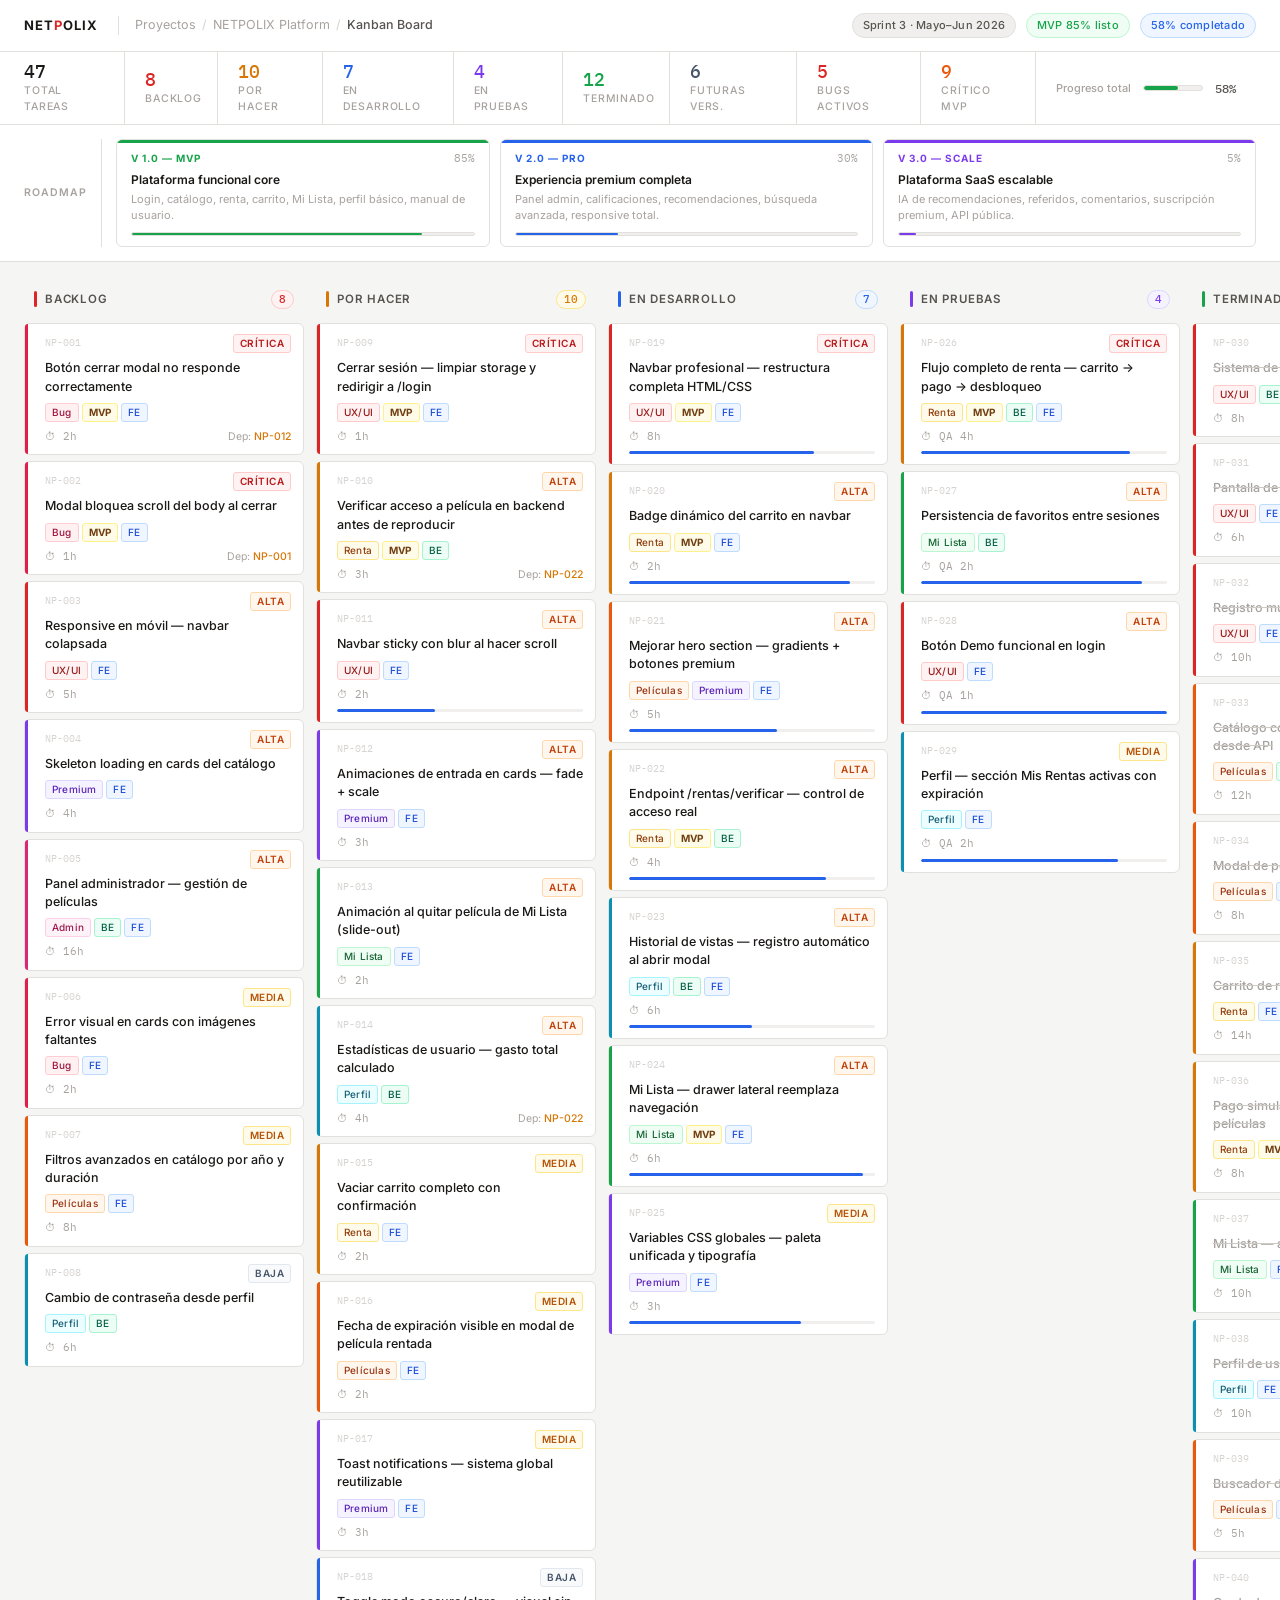
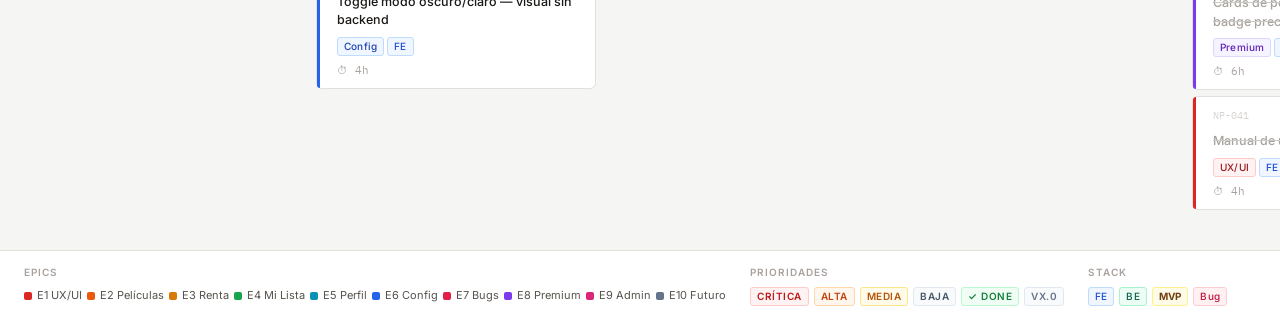
<file: backend/static/netpolix-kanban.html>
<!DOCTYPE html>
<html lang="es">
<head>
<meta charset="UTF-8">
<meta name="viewport" content="width=device-width, initial-scale=1.0">
<title>NETPOLIX — Kanban Board</title>
<link href="https://fonts.googleapis.com/css2?family=Inter:wght@300;400;500;600;700&family=IBM+Plex+Mono:wght@400;500&display=swap" rel="stylesheet">
<style>
:root {
  --bg: #f5f5f4;
  --surface: #ffffff;
  --surface2: #fafaf9;
  --surface3: #f0efed;
  --border: #e2e0dc;
  --border2: #cccac5;
  --text: #1a1917;
  --text2: #57534e;
  --text3: #a8a29e;
  --text4: #d6d3d1;

  --red:    #dc2626;
  --red-bg: #fef2f2;
  --red-border: #fecaca;

  --amber:    #d97706;
  --amber-bg: #fffbeb;
  --amber-border: #fde68a;

  --blue:    #2563eb;
  --blue-bg: #eff6ff;
  --blue-border: #bfdbfe;

  --violet:    #7c3aed;
  --violet-bg: #f5f3ff;
  --violet-border: #ddd6fe;

  --green:    #16a34a;
  --green-bg: #f0fdf4;
  --green-border: #bbf7d0;

  --slate:    #475569;
  --slate-bg: #f8fafc;
  --slate-border: #e2e8f0;

  --orange:   #ea580c;
  --orange-bg:#fff7ed;

  --col-w: 280px;
  --radius: 6px;
  --radius-sm: 4px;
}

*, *::before, *::after { box-sizing: border-box; margin: 0; padding: 0; }
body {
  font-family: 'Inter', -apple-system, sans-serif;
  background: var(--bg);
  color: var(--text);
  min-height: 100vh;
  font-size: 13px;
  line-height: 1.5;
}
::-webkit-scrollbar { height: 6px; width: 6px; }
::-webkit-scrollbar-track { background: var(--surface3); }
::-webkit-scrollbar-thumb { background: var(--border2); border-radius: 3px; }
::-webkit-scrollbar-thumb:hover { background: var(--text3); }

/* ── TOPBAR ── */
.topbar {
  background: var(--surface);
  border-bottom: 1px solid var(--border);
  height: 52px;
  display: flex;
  align-items: center;
  padding: 0 24px;
  gap: 0;
  position: sticky;
  top: 0;
  z-index: 200;
}
.topbar-logo {
  font-size: 13px;
  font-weight: 700;
  letter-spacing: 0.08em;
  color: var(--text);
  text-transform: uppercase;
  padding-right: 20px;
  border-right: 1px solid var(--border);
  margin-right: 16px;
}
.topbar-logo span { color: var(--red); }
.topbar-breadcrumb {
  display: flex; align-items: center; gap: 6px;
  font-size: 12.5px; color: var(--text3); font-weight: 400;
}
.topbar-breadcrumb .sep { color: var(--text4); }
.topbar-breadcrumb .current { color: var(--text2); font-weight: 500; }
.topbar-right {
  margin-left: auto;
  display: flex; align-items: center; gap: 10px;
}
.badge-pill {
  font-size: 11px; font-weight: 500;
  padding: 3px 10px; border-radius: 20px;
  letter-spacing: 0.02em;
}
.badge-sprint { background: var(--blue-bg); color: var(--blue); border: 1px solid var(--blue-border); }
.badge-mvp    { background: var(--green-bg); color: var(--green); border: 1px solid var(--green-border); }
.badge-cycle  { background: var(--surface3); color: var(--text2); border: 1px solid var(--border); }

/* ── SUBBAR ── */
.subbar {
  background: var(--surface);
  border-bottom: 1px solid var(--border);
  padding: 0 24px;
  display: flex;
  align-items: stretch;
  gap: 0;
  overflow-x: auto;
}
.stat-cell {
  display: flex;
  flex-direction: column;
  justify-content: center;
  padding: 10px 20px;
  border-right: 1px solid var(--border);
  min-width: 90px;
  gap: 1px;
}
.stat-cell:first-child { padding-left: 0; }
.stat-val {
  font-family: 'IBM Plex Mono', monospace;
  font-size: 18px;
  font-weight: 500;
  line-height: 1.1;
}
.stat-label {
  font-size: 10.5px;
  color: var(--text3);
  text-transform: uppercase;
  letter-spacing: 0.08em;
  font-weight: 500;
}
.c-red    { color: var(--red); }
.c-amber  { color: var(--amber); }
.c-blue   { color: var(--blue); }
.c-violet { color: var(--violet); }
.c-green  { color: var(--green); }
.c-slate  { color: var(--slate); }
.c-orange { color: var(--orange); }

.progress-cell {
  display: flex;
  align-items: center;
  gap: 12px;
  padding: 10px 20px;
  margin-left: auto;
  min-width: 220px;
}
.prog-label { font-size: 11px; color: var(--text3); white-space: nowrap; font-weight: 500; }
.prog-track { flex: 1; height: 6px; background: var(--surface3); border-radius: 3px; overflow: hidden; border: 1px solid var(--border); }
.prog-fill  { height: 100%; border-radius: 3px; background: var(--green); width: 58%; }
.prog-pct   { font-family: 'IBM Plex Mono', monospace; font-size: 11.5px; color: var(--text2); font-weight: 500; white-space: nowrap; }

/* ── ROADMAP ── */
.roadmap-bar {
  background: var(--surface);
  border-bottom: 1px solid var(--border);
  padding: 14px 24px;
  display: flex;
  gap: 10px;
  align-items: stretch;
}
.roadmap-bar-label {
  font-size: 10.5px;
  text-transform: uppercase;
  letter-spacing: 0.1em;
  color: var(--text3);
  font-weight: 600;
  display: flex;
  align-items: center;
  padding-right: 14px;
  border-right: 1px solid var(--border);
  margin-right: 4px;
  white-space: nowrap;
}
.rm-card {
  flex: 1;
  border: 1px solid var(--border);
  border-radius: var(--radius);
  padding: 10px 14px;
  background: var(--surface);
  min-width: 180px;
  position: relative;
  overflow: hidden;
}
.rm-card::after {
  content: '';
  position: absolute;
  top: 0; left: 0; right: 0;
  height: 3px;
  border-radius: var(--radius) var(--radius) 0 0;
}
.rm-v1::after { background: var(--green); }
.rm-v2::after { background: var(--blue); }
.rm-v3::after { background: var(--violet); }

.rm-top { display: flex; align-items: center; justify-content: space-between; margin-bottom: 4px; }
.rm-version { font-size: 10px; font-weight: 700; text-transform: uppercase; letter-spacing: 0.1em; }
.rm-v1 .rm-version { color: var(--green); }
.rm-v2 .rm-version { color: var(--blue); }
.rm-v3 .rm-version { color: var(--violet); }
.rm-pct { font-family: 'IBM Plex Mono', monospace; font-size: 11px; color: var(--text3); }
.rm-title { font-size: 12px; font-weight: 600; color: var(--text); margin-bottom: 3px; }
.rm-desc { font-size: 11px; color: var(--text3); line-height: 1.45; margin-bottom: 8px; }
.rm-track { height: 4px; background: var(--surface3); border-radius: 2px; overflow: hidden; border: 1px solid var(--border); }
.rm-fill  { height: 100%; border-radius: 2px; }
.rm-v1 .rm-fill { background: var(--green); width: 85%; }
.rm-v2 .rm-fill { background: var(--blue); width: 30%; }
.rm-v3 .rm-fill { background: var(--violet); width: 5%; }

/* ── BOARD ── */
.board-outer { padding: 20px 24px 40px; overflow-x: auto; }
.board { display: flex; gap: 12px; align-items: flex-start; min-width: max-content; }

/* ── COLUMN ── */
.col { width: var(--col-w); display: flex; flex-direction: column; gap: 6px; flex-shrink: 0; }
.col-head {
  display: flex; align-items: center; gap: 8px;
  padding: 8px 10px;
  border-radius: var(--radius);
  position: sticky; top: 0px; z-index: 10;
  background: var(--bg);
}
.col-stripe {
  width: 3px; height: 16px; border-radius: 2px; flex-shrink: 0;
}
.s-backlog  { background: var(--red); }
.s-todo     { background: var(--amber); }
.s-doing    { background: var(--blue); }
.s-testing  { background: var(--violet); }
.s-done     { background: var(--green); }
.s-future   { background: var(--slate); }

.col-name { font-size: 11.5px; font-weight: 600; text-transform: uppercase; letter-spacing: 0.07em; color: var(--text2); }
.col-count {
  font-family: 'IBM Plex Mono', monospace;
  font-size: 10.5px; font-weight: 500;
  padding: 1px 7px; border-radius: 20px;
  margin-left: auto;
}
.cnt-backlog  { background: var(--red-bg);    color: var(--red);    border: 1px solid var(--red-border); }
.cnt-todo     { background: var(--amber-bg);  color: var(--amber);  border: 1px solid var(--amber-border); }
.cnt-doing    { background: var(--blue-bg);   color: var(--blue);   border: 1px solid var(--blue-border); }
.cnt-testing  { background: var(--violet-bg); color: var(--violet); border: 1px solid var(--violet-border); }
.cnt-done     { background: var(--green-bg);  color: var(--green);  border: 1px solid var(--green-border); }
.cnt-future   { background: var(--slate-bg);  color: var(--slate);  border: 1px solid var(--slate-border); }

/* ── CARD ── */
.card {
  background: var(--surface);
  border: 1px solid var(--border);
  border-radius: var(--radius);
  padding: 10px 12px;
  cursor: pointer;
  transition: box-shadow 0.15s, border-color 0.15s, transform 0.1s;
  position: relative;
}
.card:hover {
  border-color: var(--border2);
  box-shadow: 0 2px 8px rgba(0,0,0,0.07), 0 0 0 1px rgba(0,0,0,0.03);
  transform: translateY(-1px);
}
.card-accent {
  position: absolute;
  top: 0; left: 0;
  width: 3px; height: 100%;
  border-radius: var(--radius) 0 0 var(--radius);
}
/* Epic colors — muted, professional */
.ea1  { background: #dc2626; }
.ea2  { background: #ea580c; }
.ea3  { background: #d97706; }
.ea4  { background: #16a34a; }
.ea5  { background: #0891b2; }
.ea6  { background: #2563eb; }
.ea7  { background: #e11d48; }
.ea8  { background: #7c3aed; }
.ea9  { background: #db2777; }
.ea10 { background: #64748b; }

.card-header { display: flex; align-items: flex-start; justify-content: space-between; gap: 6px; margin-bottom: 6px; padding-left: 8px; }
.card-id { font-family: 'IBM Plex Mono', monospace; font-size: 10px; color: var(--text4); font-weight: 400; flex-shrink: 0; margin-top: 1px; }
.prio {
  font-size: 10px; font-weight: 600; letter-spacing: 0.05em;
  padding: 1px 6px; border-radius: 3px; flex-shrink: 0;
  text-transform: uppercase;
}
.p-crit   { background: #fef2f2; color: #b91c1c; border: 1px solid #fecaca; }
.p-high   { background: #fff7ed; color: #c2410c; border: 1px solid #fed7aa; }
.p-med    { background: #fffbeb; color: #b45309; border: 1px solid #fde68a; }
.p-low    { background: #f8fafc; color: #475569; border: 1px solid #e2e8f0; }
.p-done   { background: #f0fdf4; color: #15803d; border: 1px solid #bbf7d0; }
.p-future { background: #f8fafc; color: #64748b; border: 1px solid #e2e8f0; }

.card-title {
  font-size: 12.5px; font-weight: 500; color: var(--text);
  line-height: 1.45; margin-bottom: 7px; padding-left: 8px;
}
.card-done .card-title { color: var(--text3); text-decoration: line-through; text-decoration-color: var(--border2); }

.card-tags { display: flex; flex-wrap: wrap; gap: 3px; margin-bottom: 7px; padding-left: 8px; }
.tag {
  font-size: 10px; font-weight: 500;
  padding: 1px 6px; border-radius: 3px;
  letter-spacing: 0.02em;
}
.t-e1  { background: #fef2f2; color: #991b1b; border: 1px solid #fecaca; }
.t-e2  { background: #fff7ed; color: #9a3412; border: 1px solid #fed7aa; }
.t-e3  { background: #fffbeb; color: #92400e; border: 1px solid #fde68a; }
.t-e4  { background: #f0fdf4; color: #166534; border: 1px solid #bbf7d0; }
.t-e5  { background: #ecfeff; color: #155e75; border: 1px solid #a5f3fc; }
.t-e6  { background: #eff6ff; color: #1e40af; border: 1px solid #bfdbfe; }
.t-e7  { background: #fff1f2; color: #9f1239; border: 1px solid #fecdd3; }
.t-e8  { background: #f5f3ff; color: #5b21b6; border: 1px solid #ddd6fe; }
.t-e9  { background: #fdf2f8; color: #9d174d; border: 1px solid #fbcfe8; }
.t-e10 { background: #f8fafc; color: #334155; border: 1px solid #e2e8f0; }
.t-mvp { background: #fefce8; color: #713f12; border: 1px solid #fef08a; font-weight: 700; }
.t-fe  { background: #eff6ff; color: #1d4ed8; border: 1px solid #bfdbfe; }
.t-be  { background: #ecfdf5; color: #065f46; border: 1px solid #a7f3d0; }
.t-bug { background: #fff1f2; color: #be123c; border: 1px solid #fecdd3; }

.card-footer { display: flex; align-items: center; justify-content: space-between; padding-left: 8px; }
.card-effort { font-family: 'IBM Plex Mono', monospace; font-size: 10.5px; color: var(--text3); }
.card-dep { font-size: 10.5px; color: var(--text3); }
.card-dep b { color: var(--amber); font-weight: 500; }

.card-progress { margin-top: 7px; padding-left: 8px; }
.cp-track { height: 3px; background: var(--surface3); border-radius: 2px; overflow: hidden; }
.cp-fill  { height: 100%; border-radius: 2px; background: var(--blue); }

/* ── LEGEND ── */
.legend-bar {
  background: var(--surface);
  border-top: 1px solid var(--border);
  padding: 14px 24px;
  display: flex; flex-wrap: wrap; gap: 24px;
}
.lg-section {}
.lg-title { font-size: 10px; text-transform: uppercase; letter-spacing: 0.1em; color: var(--text3); font-weight: 600; margin-bottom: 7px; }
.lg-items { display: flex; flex-wrap: wrap; gap: 5px; }
.lg-item { display: flex; align-items: center; gap: 5px; font-size: 11px; color: var(--text2); }
.lg-swatch { width: 8px; height: 8px; border-radius: 2px; flex-shrink: 0; }

</style>
</head>
<body>

<!-- TOP BAR -->
<header class="topbar">
  <div class="topbar-logo">NET<span>P</span>OLIX</div>
  <div class="topbar-breadcrumb">
    <span>Proyectos</span>
    <span class="sep">/</span>
    <span>NETPOLIX Platform</span>
    <span class="sep">/</span>
    <span class="current">Kanban Board</span>
  </div>
  <div class="topbar-right">
    <span class="badge-pill badge-cycle">Sprint 3 · Mayo–Jun 2026</span>
    <span class="badge-pill badge-mvp">MVP 85% listo</span>
    <span class="badge-pill badge-sprint">58% completado</span>
  </div>
</header>

<!-- STATS BAR -->
<div class="subbar">
  <div class="stat-cell">
    <div class="stat-val">47</div>
    <div class="stat-label">Total tareas</div>
  </div>
  <div class="stat-cell">
    <div class="stat-val c-red">8</div>
    <div class="stat-label">Backlog</div>
  </div>
  <div class="stat-cell">
    <div class="stat-val c-amber">10</div>
    <div class="stat-label">Por hacer</div>
  </div>
  <div class="stat-cell">
    <div class="stat-val c-blue">7</div>
    <div class="stat-label">En desarrollo</div>
  </div>
  <div class="stat-cell">
    <div class="stat-val c-violet">4</div>
    <div class="stat-label">En pruebas</div>
  </div>
  <div class="stat-cell">
    <div class="stat-val c-green">12</div>
    <div class="stat-label">Terminado</div>
  </div>
  <div class="stat-cell">
    <div class="stat-val c-slate">6</div>
    <div class="stat-label">Futuras vers.</div>
  </div>
  <div class="stat-cell">
    <div class="stat-val c-red">5</div>
    <div class="stat-label">Bugs activos</div>
  </div>
  <div class="stat-cell">
    <div class="stat-val c-orange">9</div>
    <div class="stat-label">Crítico MVP</div>
  </div>
  <div class="progress-cell">
    <span class="prog-label">Progreso total</span>
    <div class="prog-track"><div class="prog-fill"></div></div>
    <span class="prog-pct">58%</span>
  </div>
</div>

<!-- ROADMAP -->
<div class="roadmap-bar">
  <div class="roadmap-bar-label">Roadmap</div>

  <div class="rm-card rm-v1">
    <div class="rm-top">
      <div class="rm-version">V 1.0 — MVP</div>
      <span class="rm-pct">85%</span>
    </div>
    <div class="rm-title">Plataforma funcional core</div>
    <div class="rm-desc">Login, catálogo, renta, carrito, Mi Lista, perfil básico, manual de usuario.</div>
    <div class="rm-track"><div class="rm-fill"></div></div>
  </div>

  <div class="rm-card rm-v2">
    <div class="rm-top">
      <div class="rm-version">V 2.0 — PRO</div>
      <span class="rm-pct">30%</span>
    </div>
    <div class="rm-title">Experiencia premium completa</div>
    <div class="rm-desc">Panel admin, calificaciones, recomendaciones, búsqueda avanzada, responsive total.</div>
    <div class="rm-track"><div class="rm-fill"></div></div>
  </div>

  <div class="rm-card rm-v3">
    <div class="rm-top">
      <div class="rm-version">V 3.0 — SCALE</div>
      <span class="rm-pct">5%</span>
    </div>
    <div class="rm-title">Plataforma SaaS escalable</div>
    <div class="rm-desc">IA de recomendaciones, referidos, comentarios, suscripción premium, API pública.</div>
    <div class="rm-track"><div class="rm-fill"></div></div>
  </div>
</div>

<!-- BOARD -->
<div class="board-outer">
<div class="board">

  <!-- ══ BACKLOG ══ -->
  <div class="col">
    <div class="col-head">
      <div class="col-stripe s-backlog"></div>
      <span class="col-name">Backlog</span>
      <span class="col-count cnt-backlog">8</span>
    </div>

    <div class="card">
      <div class="card-accent ea7"></div>
      <div class="card-header">
        <span class="card-id">NP-001</span>
        <span class="prio p-crit">Crítica</span>
      </div>
      <div class="card-title">Botón cerrar modal no responde correctamente</div>
      <div class="card-tags">
        <span class="tag t-e7">Bug</span>
        <span class="tag t-mvp">MVP</span>
        <span class="tag t-fe">FE</span>
      </div>
      <div class="card-footer">
        <span class="card-effort">⏱ 2h</span>
        <span class="card-dep">Dep: <b>NP-012</b></span>
      </div>
    </div>

    <div class="card">
      <div class="card-accent ea7"></div>
      <div class="card-header">
        <span class="card-id">NP-002</span>
        <span class="prio p-crit">Crítica</span>
      </div>
      <div class="card-title">Modal bloquea scroll del body al cerrar</div>
      <div class="card-tags">
        <span class="tag t-e7">Bug</span>
        <span class="tag t-mvp">MVP</span>
        <span class="tag t-fe">FE</span>
      </div>
      <div class="card-footer">
        <span class="card-effort">⏱ 1h</span>
        <span class="card-dep">Dep: <b>NP-001</b></span>
      </div>
    </div>

    <div class="card">
      <div class="card-accent ea1"></div>
      <div class="card-header">
        <span class="card-id">NP-003</span>
        <span class="prio p-high">Alta</span>
      </div>
      <div class="card-title">Responsive en móvil — navbar colapsada</div>
      <div class="card-tags">
        <span class="tag t-e1">UX/UI</span>
        <span class="tag t-fe">FE</span>
      </div>
      <div class="card-footer">
        <span class="card-effort">⏱ 5h</span>
      </div>
    </div>

    <div class="card">
      <div class="card-accent ea8"></div>
      <div class="card-header">
        <span class="card-id">NP-004</span>
        <span class="prio p-high">Alta</span>
      </div>
      <div class="card-title">Skeleton loading en cards del catálogo</div>
      <div class="card-tags">
        <span class="tag t-e8">Premium</span>
        <span class="tag t-fe">FE</span>
      </div>
      <div class="card-footer">
        <span class="card-effort">⏱ 4h</span>
      </div>
    </div>

    <div class="card">
      <div class="card-accent ea9"></div>
      <div class="card-header">
        <span class="card-id">NP-005</span>
        <span class="prio p-high">Alta</span>
      </div>
      <div class="card-title">Panel administrador — gestión de películas</div>
      <div class="card-tags">
        <span class="tag t-e9">Admin</span>
        <span class="tag t-be">BE</span>
        <span class="tag t-fe">FE</span>
      </div>
      <div class="card-footer">
        <span class="card-effort">⏱ 16h</span>
      </div>
    </div>

    <div class="card">
      <div class="card-accent ea7"></div>
      <div class="card-header">
        <span class="card-id">NP-006</span>
        <span class="prio p-med">Media</span>
      </div>
      <div class="card-title">Error visual en cards con imágenes faltantes</div>
      <div class="card-tags">
        <span class="tag t-e7">Bug</span>
        <span class="tag t-fe">FE</span>
      </div>
      <div class="card-footer">
        <span class="card-effort">⏱ 2h</span>
      </div>
    </div>

    <div class="card">
      <div class="card-accent ea2"></div>
      <div class="card-header">
        <span class="card-id">NP-007</span>
        <span class="prio p-med">Media</span>
      </div>
      <div class="card-title">Filtros avanzados en catálogo por año y duración</div>
      <div class="card-tags">
        <span class="tag t-e2">Películas</span>
        <span class="tag t-fe">FE</span>
      </div>
      <div class="card-footer">
        <span class="card-effort">⏱ 8h</span>
      </div>
    </div>

    <div class="card">
      <div class="card-accent ea5"></div>
      <div class="card-header">
        <span class="card-id">NP-008</span>
        <span class="prio p-low">Baja</span>
      </div>
      <div class="card-title">Cambio de contraseña desde perfil</div>
      <div class="card-tags">
        <span class="tag t-e5">Perfil</span>
        <span class="tag t-be">BE</span>
      </div>
      <div class="card-footer">
        <span class="card-effort">⏱ 6h</span>
      </div>
    </div>
  </div>

  <!-- ══ POR HACER ══ -->
  <div class="col">
    <div class="col-head">
      <div class="col-stripe s-todo"></div>
      <span class="col-name">Por hacer</span>
      <span class="col-count cnt-todo">10</span>
    </div>

    <div class="card">
      <div class="card-accent ea1"></div>
      <div class="card-header">
        <span class="card-id">NP-009</span>
        <span class="prio p-crit">Crítica</span>
      </div>
      <div class="card-title">Cerrar sesión — limpiar storage y redirigir a /login</div>
      <div class="card-tags">
        <span class="tag t-e1">UX/UI</span>
        <span class="tag t-mvp">MVP</span>
        <span class="tag t-fe">FE</span>
      </div>
      <div class="card-footer">
        <span class="card-effort">⏱ 1h</span>
      </div>
    </div>

    <div class="card">
      <div class="card-accent ea3"></div>
      <div class="card-header">
        <span class="card-id">NP-010</span>
        <span class="prio p-high">Alta</span>
      </div>
      <div class="card-title">Verificar acceso a película en backend antes de reproducir</div>
      <div class="card-tags">
        <span class="tag t-e3">Renta</span>
        <span class="tag t-mvp">MVP</span>
        <span class="tag t-be">BE</span>
      </div>
      <div class="card-footer">
        <span class="card-effort">⏱ 3h</span>
        <span class="card-dep">Dep: <b>NP-022</b></span>
      </div>
    </div>

    <div class="card">
      <div class="card-accent ea1"></div>
      <div class="card-header">
        <span class="card-id">NP-011</span>
        <span class="prio p-high">Alta</span>
      </div>
      <div class="card-title">Navbar sticky con blur al hacer scroll</div>
      <div class="card-tags">
        <span class="tag t-e1">UX/UI</span>
        <span class="tag t-fe">FE</span>
      </div>
      <div class="card-footer">
        <span class="card-effort">⏱ 2h</span>
      </div>
      <div class="card-progress">
        <div class="cp-track"><div class="cp-fill" style="width:40%"></div></div>
      </div>
    </div>

    <div class="card">
      <div class="card-accent ea8"></div>
      <div class="card-header">
        <span class="card-id">NP-012</span>
        <span class="prio p-high">Alta</span>
      </div>
      <div class="card-title">Animaciones de entrada en cards — fade + scale</div>
      <div class="card-tags">
        <span class="tag t-e8">Premium</span>
        <span class="tag t-fe">FE</span>
      </div>
      <div class="card-footer">
        <span class="card-effort">⏱ 3h</span>
      </div>
    </div>

    <div class="card">
      <div class="card-accent ea4"></div>
      <div class="card-header">
        <span class="card-id">NP-013</span>
        <span class="prio p-high">Alta</span>
      </div>
      <div class="card-title">Animación al quitar película de Mi Lista (slide-out)</div>
      <div class="card-tags">
        <span class="tag t-e4">Mi Lista</span>
        <span class="tag t-fe">FE</span>
      </div>
      <div class="card-footer">
        <span class="card-effort">⏱ 2h</span>
      </div>
    </div>

    <div class="card">
      <div class="card-accent ea5"></div>
      <div class="card-header">
        <span class="card-id">NP-014</span>
        <span class="prio p-high">Alta</span>
      </div>
      <div class="card-title">Estadísticas de usuario — gasto total calculado</div>
      <div class="card-tags">
        <span class="tag t-e5">Perfil</span>
        <span class="tag t-be">BE</span>
      </div>
      <div class="card-footer">
        <span class="card-effort">⏱ 4h</span>
        <span class="card-dep">Dep: <b>NP-022</b></span>
      </div>
    </div>

    <div class="card">
      <div class="card-accent ea3"></div>
      <div class="card-header">
        <span class="card-id">NP-015</span>
        <span class="prio p-med">Media</span>
      </div>
      <div class="card-title">Vaciar carrito completo con confirmación</div>
      <div class="card-tags">
        <span class="tag t-e3">Renta</span>
        <span class="tag t-fe">FE</span>
      </div>
      <div class="card-footer">
        <span class="card-effort">⏱ 2h</span>
      </div>
    </div>

    <div class="card">
      <div class="card-accent ea2"></div>
      <div class="card-header">
        <span class="card-id">NP-016</span>
        <span class="prio p-med">Media</span>
      </div>
      <div class="card-title">Fecha de expiración visible en modal de película rentada</div>
      <div class="card-tags">
        <span class="tag t-e2">Películas</span>
        <span class="tag t-fe">FE</span>
      </div>
      <div class="card-footer">
        <span class="card-effort">⏱ 2h</span>
      </div>
    </div>

    <div class="card">
      <div class="card-accent ea8"></div>
      <div class="card-header">
        <span class="card-id">NP-017</span>
        <span class="prio p-med">Media</span>
      </div>
      <div class="card-title">Toast notifications — sistema global reutilizable</div>
      <div class="card-tags">
        <span class="tag t-e8">Premium</span>
        <span class="tag t-fe">FE</span>
      </div>
      <div class="card-footer">
        <span class="card-effort">⏱ 3h</span>
      </div>
    </div>

    <div class="card">
      <div class="card-accent ea6"></div>
      <div class="card-header">
        <span class="card-id">NP-018</span>
        <span class="prio p-low">Baja</span>
      </div>
      <div class="card-title">Toggle modo oscuro/claro — visual sin backend</div>
      <div class="card-tags">
        <span class="tag t-e6">Config</span>
        <span class="tag t-fe">FE</span>
      </div>
      <div class="card-footer">
        <span class="card-effort">⏱ 4h</span>
      </div>
    </div>
  </div>

  <!-- ══ EN DESARROLLO ══ -->
  <div class="col">
    <div class="col-head">
      <div class="col-stripe s-doing"></div>
      <span class="col-name">En desarrollo</span>
      <span class="col-count cnt-doing">7</span>
    </div>

    <div class="card">
      <div class="card-accent ea1"></div>
      <div class="card-header">
        <span class="card-id">NP-019</span>
        <span class="prio p-crit">Crítica</span>
      </div>
      <div class="card-title">Navbar profesional — restructura completa HTML/CSS</div>
      <div class="card-tags">
        <span class="tag t-e1">UX/UI</span>
        <span class="tag t-mvp">MVP</span>
        <span class="tag t-fe">FE</span>
      </div>
      <div class="card-footer">
        <span class="card-effort">⏱ 8h</span>
      </div>
      <div class="card-progress">
        <div class="cp-track"><div class="cp-fill" style="width:75%"></div></div>
      </div>
    </div>

    <div class="card">
      <div class="card-accent ea3"></div>
      <div class="card-header">
        <span class="card-id">NP-020</span>
        <span class="prio p-high">Alta</span>
      </div>
      <div class="card-title">Badge dinámico del carrito en navbar</div>
      <div class="card-tags">
        <span class="tag t-e3">Renta</span>
        <span class="tag t-mvp">MVP</span>
        <span class="tag t-fe">FE</span>
      </div>
      <div class="card-footer">
        <span class="card-effort">⏱ 2h</span>
      </div>
      <div class="card-progress">
        <div class="cp-track"><div class="cp-fill" style="width:90%"></div></div>
      </div>
    </div>

    <div class="card">
      <div class="card-accent ea2"></div>
      <div class="card-header">
        <span class="card-id">NP-021</span>
        <span class="prio p-high">Alta</span>
      </div>
      <div class="card-title">Mejorar hero section — gradients + botones premium</div>
      <div class="card-tags">
        <span class="tag t-e2">Películas</span>
        <span class="tag t-e8">Premium</span>
        <span class="tag t-fe">FE</span>
      </div>
      <div class="card-footer">
        <span class="card-effort">⏱ 5h</span>
      </div>
      <div class="card-progress">
        <div class="cp-track"><div class="cp-fill" style="width:60%"></div></div>
      </div>
    </div>

    <div class="card">
      <div class="card-accent ea3"></div>
      <div class="card-header">
        <span class="card-id">NP-022</span>
        <span class="prio p-high">Alta</span>
      </div>
      <div class="card-title">Endpoint /rentas/verificar — control de acceso real</div>
      <div class="card-tags">
        <span class="tag t-e3">Renta</span>
        <span class="tag t-mvp">MVP</span>
        <span class="tag t-be">BE</span>
      </div>
      <div class="card-footer">
        <span class="card-effort">⏱ 4h</span>
      </div>
      <div class="card-progress">
        <div class="cp-track"><div class="cp-fill" style="width:80%"></div></div>
      </div>
    </div>

    <div class="card">
      <div class="card-accent ea5"></div>
      <div class="card-header">
        <span class="card-id">NP-023</span>
        <span class="prio p-high">Alta</span>
      </div>
      <div class="card-title">Historial de vistas — registro automático al abrir modal</div>
      <div class="card-tags">
        <span class="tag t-e5">Perfil</span>
        <span class="tag t-be">BE</span>
        <span class="tag t-fe">FE</span>
      </div>
      <div class="card-footer">
        <span class="card-effort">⏱ 6h</span>
      </div>
      <div class="card-progress">
        <div class="cp-track"><div class="cp-fill" style="width:50%"></div></div>
      </div>
    </div>

    <div class="card">
      <div class="card-accent ea4"></div>
      <div class="card-header">
        <span class="card-id">NP-024</span>
        <span class="prio p-high">Alta</span>
      </div>
      <div class="card-title">Mi Lista — drawer lateral reemplaza navegación</div>
      <div class="card-tags">
        <span class="tag t-e4">Mi Lista</span>
        <span class="tag t-mvp">MVP</span>
        <span class="tag t-fe">FE</span>
      </div>
      <div class="card-footer">
        <span class="card-effort">⏱ 6h</span>
      </div>
      <div class="card-progress">
        <div class="cp-track"><div class="cp-fill" style="width:95%"></div></div>
      </div>
    </div>

    <div class="card">
      <div class="card-accent ea8"></div>
      <div class="card-header">
        <span class="card-id">NP-025</span>
        <span class="prio p-med">Media</span>
      </div>
      <div class="card-title">Variables CSS globales — paleta unificada y tipografía</div>
      <div class="card-tags">
        <span class="tag t-e8">Premium</span>
        <span class="tag t-fe">FE</span>
      </div>
      <div class="card-footer">
        <span class="card-effort">⏱ 3h</span>
      </div>
      <div class="card-progress">
        <div class="cp-track"><div class="cp-fill" style="width:70%"></div></div>
      </div>
    </div>
  </div>

  <!-- ══ EN PRUEBAS ══ -->
  <div class="col">
    <div class="col-head">
      <div class="col-stripe s-testing"></div>
      <span class="col-name">En pruebas</span>
      <span class="col-count cnt-testing">4</span>
    </div>

    <div class="card">
      <div class="card-accent ea3"></div>
      <div class="card-header">
        <span class="card-id">NP-026</span>
        <span class="prio p-crit">Crítica</span>
      </div>
      <div class="card-title">Flujo completo de renta — carrito → pago → desbloqueo</div>
      <div class="card-tags">
        <span class="tag t-e3">Renta</span>
        <span class="tag t-mvp">MVP</span>
        <span class="tag t-be">BE</span>
        <span class="tag t-fe">FE</span>
      </div>
      <div class="card-footer">
        <span class="card-effort">⏱ QA 4h</span>
      </div>
      <div class="card-progress">
        <div class="cp-track"><div class="cp-fill" style="width:85%"></div></div>
      </div>
    </div>

    <div class="card">
      <div class="card-accent ea4"></div>
      <div class="card-header">
        <span class="card-id">NP-027</span>
        <span class="prio p-high">Alta</span>
      </div>
      <div class="card-title">Persistencia de favoritos entre sesiones</div>
      <div class="card-tags">
        <span class="tag t-e4">Mi Lista</span>
        <span class="tag t-be">BE</span>
      </div>
      <div class="card-footer">
        <span class="card-effort">⏱ QA 2h</span>
      </div>
      <div class="card-progress">
        <div class="cp-track"><div class="cp-fill" style="width:90%"></div></div>
      </div>
    </div>

    <div class="card">
      <div class="card-accent ea1"></div>
      <div class="card-header">
        <span class="card-id">NP-028</span>
        <span class="prio p-high">Alta</span>
      </div>
      <div class="card-title">Botón Demo funcional en login</div>
      <div class="card-tags">
        <span class="tag t-e1">UX/UI</span>
        <span class="tag t-fe">FE</span>
      </div>
      <div class="card-footer">
        <span class="card-effort">⏱ QA 1h</span>
      </div>
      <div class="card-progress">
        <div class="cp-track"><div class="cp-fill" style="width:100%"></div></div>
      </div>
    </div>

    <div class="card">
      <div class="card-accent ea5"></div>
      <div class="card-header">
        <span class="card-id">NP-029</span>
        <span class="prio p-med">Media</span>
      </div>
      <div class="card-title">Perfil — sección Mis Rentas activas con expiración</div>
      <div class="card-tags">
        <span class="tag t-e5">Perfil</span>
        <span class="tag t-fe">FE</span>
      </div>
      <div class="card-footer">
        <span class="card-effort">⏱ QA 2h</span>
      </div>
      <div class="card-progress">
        <div class="cp-track"><div class="cp-fill" style="width:80%"></div></div>
      </div>
    </div>
  </div>

  <!-- ══ TERMINADO ══ -->
  <div class="col">
    <div class="col-head">
      <div class="col-stripe s-done"></div>
      <span class="col-name">Terminado</span>
      <span class="col-count cnt-done">12</span>
    </div>

    <div class="card card-done">
      <div class="card-accent ea1"></div>
      <div class="card-header">
        <span class="card-id">NP-030</span>
        <span class="prio p-done">✓ Done</span>
      </div>
      <div class="card-title">Sistema de autenticación JWT</div>
      <div class="card-tags"><span class="tag t-e1">UX/UI</span><span class="tag t-be">BE</span></div>
      <div class="card-footer"><span class="card-effort">⏱ 8h</span></div>
    </div>

    <div class="card card-done">
      <div class="card-accent ea1"></div>
      <div class="card-header">
        <span class="card-id">NP-031</span>
        <span class="prio p-done">✓ Done</span>
      </div>
      <div class="card-title">Pantalla de login diseño premium</div>
      <div class="card-tags"><span class="tag t-e1">UX/UI</span><span class="tag t-fe">FE</span></div>
      <div class="card-footer"><span class="card-effort">⏱ 6h</span></div>
    </div>

    <div class="card card-done">
      <div class="card-accent ea1"></div>
      <div class="card-header">
        <span class="card-id">NP-032</span>
        <span class="prio p-done">✓ Done</span>
      </div>
      <div class="card-title">Registro multistep con validaciones</div>
      <div class="card-tags"><span class="tag t-e1">UX/UI</span><span class="tag t-fe">FE</span><span class="tag t-be">BE</span></div>
      <div class="card-footer"><span class="card-effort">⏱ 10h</span></div>
    </div>

    <div class="card card-done">
      <div class="card-accent ea2"></div>
      <div class="card-header">
        <span class="card-id">NP-033</span>
        <span class="prio p-done">✓ Done</span>
      </div>
      <div class="card-title">Catálogo con categorías dinámicas desde API</div>
      <div class="card-tags"><span class="tag t-e2">Películas</span><span class="tag t-be">BE</span></div>
      <div class="card-footer"><span class="card-effort">⏱ 12h</span></div>
    </div>

    <div class="card card-done">
      <div class="card-accent ea2"></div>
      <div class="card-header">
        <span class="card-id">NP-034</span>
        <span class="prio p-done">✓ Done</span>
      </div>
      <div class="card-title">Modal de película con info completa</div>
      <div class="card-tags"><span class="tag t-e2">Películas</span><span class="tag t-fe">FE</span></div>
      <div class="card-footer"><span class="card-effort">⏱ 8h</span></div>
    </div>

    <div class="card card-done">
      <div class="card-accent ea3"></div>
      <div class="card-header">
        <span class="card-id">NP-035</span>
        <span class="prio p-done">✓ Done</span>
      </div>
      <div class="card-title">Carrito de renta — agregar, eliminar, total</div>
      <div class="card-tags"><span class="tag t-e3">Renta</span><span class="tag t-fe">FE</span><span class="tag t-be">BE</span></div>
      <div class="card-footer"><span class="card-effort">⏱ 14h</span></div>
    </div>

    <div class="card card-done">
      <div class="card-accent ea3"></div>
      <div class="card-header">
        <span class="card-id">NP-036</span>
        <span class="prio p-done">✓ Done</span>
      </div>
      <div class="card-title">Pago simulado y desbloqueo de películas</div>
      <div class="card-tags"><span class="tag t-e3">Renta</span><span class="tag t-mvp">MVP</span><span class="tag t-be">BE</span></div>
      <div class="card-footer"><span class="card-effort">⏱ 8h</span></div>
    </div>

    <div class="card card-done">
      <div class="card-accent ea4"></div>
      <div class="card-header">
        <span class="card-id">NP-037</span>
        <span class="prio p-done">✓ Done</span>
      </div>
      <div class="card-title">Mi Lista — agregar y quitar favoritos</div>
      <div class="card-tags"><span class="tag t-e4">Mi Lista</span><span class="tag t-fe">FE</span><span class="tag t-be">BE</span></div>
      <div class="card-footer"><span class="card-effort">⏱ 10h</span></div>
    </div>

    <div class="card card-done">
      <div class="card-accent ea5"></div>
      <div class="card-header">
        <span class="card-id">NP-038</span>
        <span class="prio p-done">✓ Done</span>
      </div>
      <div class="card-title">Perfil de usuario — estadísticas básicas</div>
      <div class="card-tags"><span class="tag t-e5">Perfil</span><span class="tag t-fe">FE</span></div>
      <div class="card-footer"><span class="card-effort">⏱ 10h</span></div>
    </div>

    <div class="card card-done">
      <div class="card-accent ea2"></div>
      <div class="card-header">
        <span class="card-id">NP-039</span>
        <span class="prio p-done">✓ Done</span>
      </div>
      <div class="card-title">Buscador de películas en tiempo real</div>
      <div class="card-tags"><span class="tag t-e2">Películas</span><span class="tag t-fe">FE</span></div>
      <div class="card-footer"><span class="card-effort">⏱ 5h</span></div>
    </div>

    <div class="card card-done">
      <div class="card-accent ea8"></div>
      <div class="card-header">
        <span class="card-id">NP-040</span>
        <span class="prio p-done">✓ Done</span>
      </div>
      <div class="card-title">Cards de películas con hover effects y badge precio</div>
      <div class="card-tags"><span class="tag t-e8">Premium</span><span class="tag t-fe">FE</span></div>
      <div class="card-footer"><span class="card-effort">⏱ 6h</span></div>
    </div>

    <div class="card card-done">
      <div class="card-accent ea1"></div>
      <div class="card-header">
        <span class="card-id">NP-041</span>
        <span class="prio p-done">✓ Done</span>
      </div>
      <div class="card-title">Manual de usuario interactivo HTML</div>
      <div class="card-tags"><span class="tag t-e1">UX/UI</span><span class="tag t-fe">FE</span></div>
      <div class="card-footer"><span class="card-effort">⏱ 4h</span></div>
    </div>
  </div>

  <!-- ══ FUTURAS VERSIONES ══ -->
  <div class="col">
    <div class="col-head">
      <div class="col-stripe s-future"></div>
      <span class="col-name">Futuras versiones</span>
      <span class="col-count cnt-future">6</span>
    </div>

    <div class="card">
      <div class="card-accent ea10"></div>
      <div class="card-header">
        <span class="card-id">NP-042</span>
        <span class="prio p-future">V3.0</span>
      </div>
      <div class="card-title">Motor de recomendaciones con IA</div>
      <div class="card-tags"><span class="tag t-e10">Futuro</span><span class="tag t-be">BE</span></div>
      <div class="card-footer"><span class="card-effort">⏱ 40h+</span></div>
    </div>

    <div class="card">
      <div class="card-accent ea10"></div>
      <div class="card-header">
        <span class="card-id">NP-043</span>
        <span class="prio p-future">V2.0</span>
      </div>
      <div class="card-title">Sistema de calificaciones y reseñas</div>
      <div class="card-tags"><span class="tag t-e10">Futuro</span><span class="tag t-be">BE</span><span class="tag t-fe">FE</span></div>
      <div class="card-footer"><span class="card-effort">⏱ 20h</span></div>
    </div>

    <div class="card">
      <div class="card-accent ea10"></div>
      <div class="card-header">
        <span class="card-id">NP-044</span>
        <span class="prio p-future">V2.0</span>
      </div>
      <div class="card-title">Comentarios en películas</div>
      <div class="card-tags"><span class="tag t-e10">Futuro</span><span class="tag t-be">BE</span></div>
      <div class="card-footer"><span class="card-effort">⏱ 16h</span></div>
    </div>

    <div class="card">
      <div class="card-accent ea10"></div>
      <div class="card-header">
        <span class="card-id">NP-045</span>
        <span class="prio p-future">V3.0</span>
      </div>
      <div class="card-title">Sistema de referidos con bonificaciones</div>
      <div class="card-tags"><span class="tag t-e10">Futuro</span><span class="tag t-be">BE</span></div>
      <div class="card-footer"><span class="card-effort">⏱ 24h</span></div>
    </div>

    <div class="card">
      <div class="card-accent ea10"></div>
      <div class="card-header">
        <span class="card-id">NP-046</span>
        <span class="prio p-future">V3.0</span>
      </div>
      <div class="card-title">Suscripción premium mensual</div>
      <div class="card-tags"><span class="tag t-e10">Futuro</span><span class="tag t-be">BE</span><span class="tag t-fe">FE</span></div>
      <div class="card-footer"><span class="card-effort">⏱ 32h</span></div>
    </div>

    <div class="card">
      <div class="card-accent ea10"></div>
      <div class="card-header">
        <span class="card-id">NP-047</span>
        <span class="prio p-future">V2.0</span>
      </div>
      <div class="card-title">Compartir listas de películas entre usuarios</div>
      <div class="card-tags"><span class="tag t-e10">Futuro</span><span class="tag t-fe">FE</span></div>
      <div class="card-footer"><span class="card-effort">⏱ 12h</span></div>
    </div>
  </div>

</div>
</div>

<!-- LEGEND -->
<div class="legend-bar">
  <div class="lg-section">
    <div class="lg-title">Epics</div>
    <div class="lg-items">
      <div class="lg-item"><div class="lg-swatch" style="background:#dc2626"></div>E1 UX/UI</div>
      <div class="lg-item"><div class="lg-swatch" style="background:#ea580c"></div>E2 Películas</div>
      <div class="lg-item"><div class="lg-swatch" style="background:#d97706"></div>E3 Renta</div>
      <div class="lg-item"><div class="lg-swatch" style="background:#16a34a"></div>E4 Mi Lista</div>
      <div class="lg-item"><div class="lg-swatch" style="background:#0891b2"></div>E5 Perfil</div>
      <div class="lg-item"><div class="lg-swatch" style="background:#2563eb"></div>E6 Config</div>
      <div class="lg-item"><div class="lg-swatch" style="background:#e11d48"></div>E7 Bugs</div>
      <div class="lg-item"><div class="lg-swatch" style="background:#7c3aed"></div>E8 Premium</div>
      <div class="lg-item"><div class="lg-swatch" style="background:#db2777"></div>E9 Admin</div>
      <div class="lg-item"><div class="lg-swatch" style="background:#64748b"></div>E10 Futuro</div>
    </div>
  </div>
  <div class="lg-section">
    <div class="lg-title">Prioridades</div>
    <div class="lg-items">
      <span class="prio p-crit">Crítica</span>
      <span class="prio p-high">Alta</span>
      <span class="prio p-med">Media</span>
      <span class="prio p-low">Baja</span>
      <span class="prio p-done">✓ Done</span>
      <span class="prio p-future">Vx.0</span>
    </div>
  </div>
  <div class="lg-section">
    <div class="lg-title">Stack</div>
    <div class="lg-items">
      <span class="tag t-fe">FE</span>
      <span class="tag t-be">BE</span>
      <span class="tag t-mvp">MVP</span>
      <span class="tag t-bug">Bug</span>
    </div>
  </div>
</div>

</body>
</html>
</file>
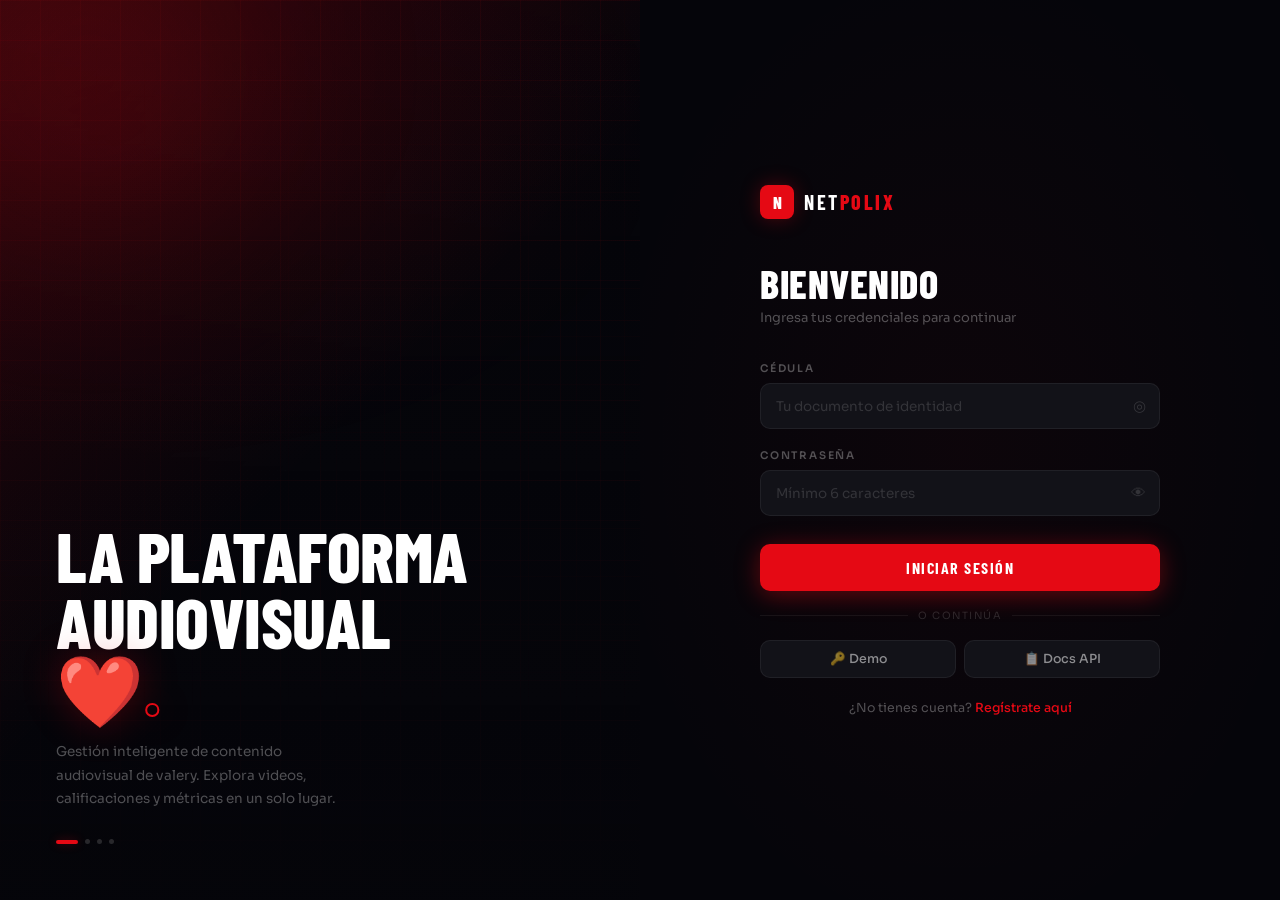
<file: frontend/pages/dashboard.html>
<!DOCTYPE html>
<html lang="es">
<head>
    <meta charset="UTF-8">
    <meta name="viewport" content="width=device-width, initial-scale=1.0">
    <title>NetPolix — Dashboard</title>
    <link rel="stylesheet" href="../static/css/login.css">
    <style>
        .dashboard-header {
            display: flex;
            justify-content: space-between;
            align-items: center;
            margin-bottom: 32px;
        }

        .dashboard-header h1 {
            margin: 0;
        }

        .btn-logout {
            background: transparent;
            border: 1px solid rgba(255, 255, 255, 0.2);
            color: #b3b3b3;
            padding: 8px 20px;
            border-radius: 8px;
            cursor: pointer;
            font-size: 14px;
            transition: all 0.2s;
        }

        .btn-logout:hover {
            border-color: #e50914;
            color: #e50914;
        }

        .dashboard-content {
            text-align: center;
            padding: 40px 0;
        }

        .dashboard-content p {
            color: #b3b3b3;
            font-size: 16px;
            line-height: 1.6;
        }

        .welcome-badge {
            display: inline-block;
            background: rgba(229, 9, 20, 0.15);
            border: 1px solid rgba(229, 9, 20, 0.3);
            color: #e50914;
            padding: 6px 16px;
            border-radius: 20px;
            font-size: 13px;
            margin-bottom: 24px;
        }
    </style>
</head>
<body>
    <div class="auth-container" style="max-width: 600px;">
        <div class="auth-card">
            <div class="dashboard-header">
                <h1>Net Polix</h1>
                <button class="btn-logout" id="btn-logout">Cerrar sesión</button>
            </div>

            <div id="error-message" class="error-message hidden"></div>

            <div class="dashboard-content">
                <div class="welcome-badge" id="welcome-badge">Conectado</div>
                <h2 style="color: #fff; font-size: 22px; margin-bottom: 12px;">Bienvenido a NetPolix</h2>
                <p>Plataforma de gestión de contenido audiovisual.</p>
                <p style="margin-top: 8px; font-size: 14px; color: #666;">
                    Usa los endpoints de la API para explorar videos, calificaciones y más.
                </p>
            </div>
        </div>
    </div>

    <script type="module">
        import { api } from '../js/api.js';
        import { auth } from '../js/auth.js';

        if (!auth.estaAutenticado()) {
            window.location.href = 'login.html';
        }

        document.getElementById('btn-logout').addEventListener('click', () => {
            api.auth.logout();
        });
    </script>
</body>
</html>
</file>
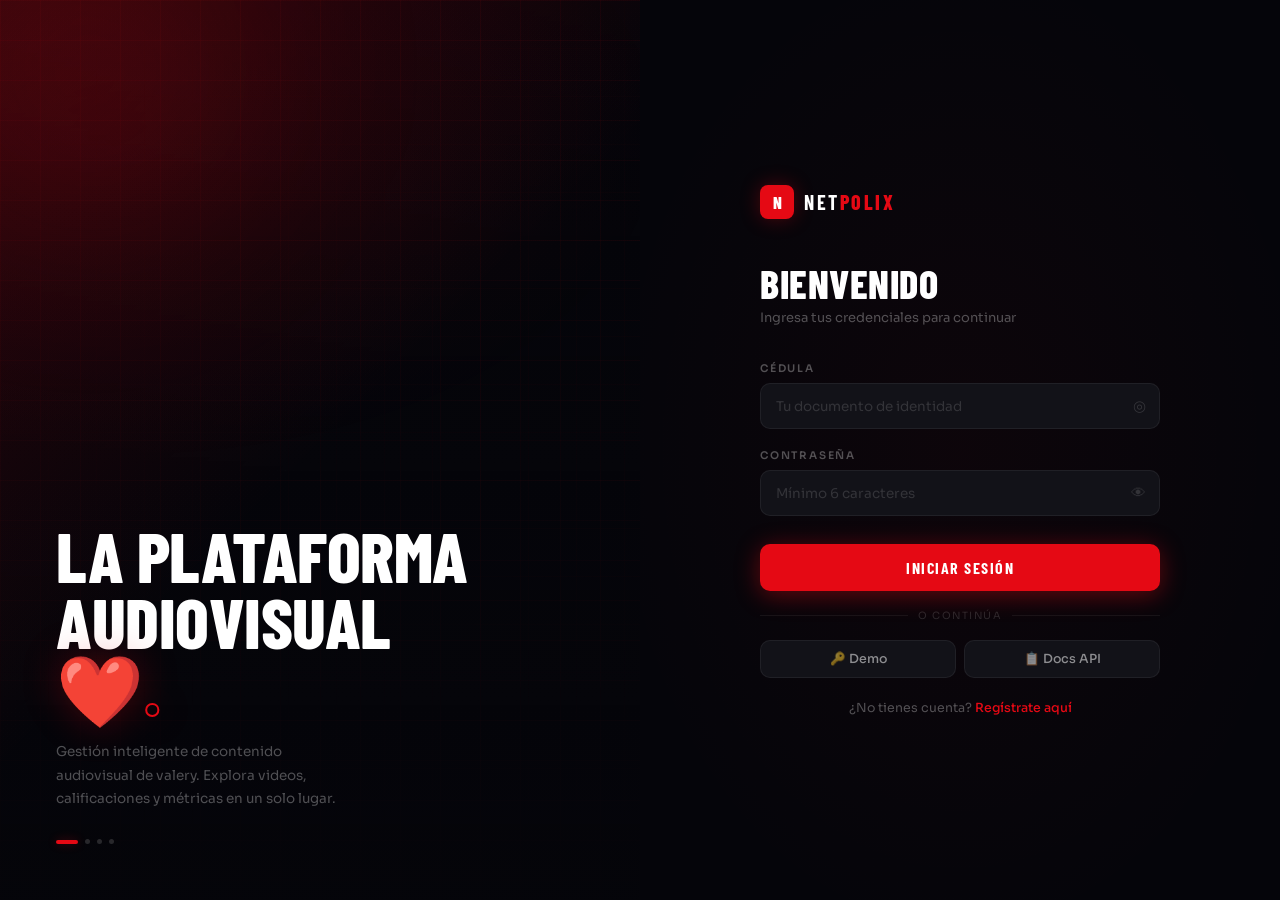
<file: frontend/pages/login.html>
<!DOCTYPE html>
<html lang="es">
<head>
<meta charset="UTF-8">
<meta name="viewport" content="width=device-width, initial-scale=1.0">
<title>NetPolix — Iniciar Sesión</title>
<link rel="preconnect" href="https://fonts.googleapis.com">
<link rel="preconnect" href="https://fonts.gstatic.com" crossorigin>
<link href="https://fonts.googleapis.com/css2?family=Barlow+Condensed:wght@400;600;700;800&family=Sora:wght@300;400;500;600&family=JetBrains+Mono:wght@400;500&display=swap" rel="stylesheet">
<style>
*,*::before,*::after{box-sizing:border-box;margin:0;padding:0}
:root{
  --red:#e50914;--red-b:#ff2230;--red-d:rgba(229,9,20,.14);--red-g:rgba(229,9,20,.3);
  --bg:#05050a;--s1:#0d0d14;--s2:#121218;--s3:#191920;--s4:#202028;
  --b1:rgba(255,255,255,.06);--b2:rgba(255,255,255,.11);--b3:rgba(255,255,255,.18);
  --t1:#ffffff;--t2:rgba(255,255,255,.82);--t3:rgba(255,255,255,.52);--t4:rgba(255,255,255,.3);--t5:rgba(255,255,255,.14);
  --fd:'Barlow Condensed',sans-serif;--fb:'Sora',sans-serif;--fm:'JetBrains Mono',monospace;
  --ec:cubic-bezier(.16,1,.3,1);
}
html{-webkit-font-smoothing:antialiased;text-rendering:optimizeLegibility}
body{font-family:var(--fb);background:var(--bg);color:var(--t2);min-height:100vh;overflow-x:hidden}
::-webkit-scrollbar{width:3px}::-webkit-scrollbar-thumb{background:var(--s4);border-radius:3px}
::selection{background:var(--red-d);color:var(--t1)}
 
.scene{position:fixed;inset:0;z-index:0;pointer-events:none;overflow:hidden}
.scene-grad{position:absolute;inset:0;background:
  radial-gradient(ellipse 70% 60% at 10% 15%,rgba(229,9,20,.13) 0%,transparent 60%),
  radial-gradient(ellipse 50% 40% at 90% 85%,rgba(229,9,20,.07) 0%,transparent 55%)}
.scene-grid{position:absolute;inset:0;
  background-image:linear-gradient(rgba(229,9,20,.04) 1px,transparent 1px),linear-gradient(90deg,rgba(229,9,20,.04) 1px,transparent 1px);
  background-size:48px 48px;
  -webkit-mask-image:radial-gradient(ellipse 70% 70% at 50% 50%,black 20%,transparent 100%);
  mask-image:radial-gradient(ellipse 70% 70% at 50% 50%,black 20%,transparent 100%)}
.orb{position:absolute;border-radius:50%;filter:blur(70px);animation:orbF 18s ease-in-out infinite}
.o1{width:500px;height:500px;background:radial-gradient(circle,rgba(229,9,20,.16) 0%,transparent 70%);top:-180px;left:-160px}
.o2{width:400px;height:400px;background:radial-gradient(circle,rgba(229,9,20,.09) 0%,transparent 70%);bottom:-120px;right:-120px;animation-delay:-7s}
@keyframes orbF{0%,100%{transform:translate(0,0)}40%{transform:translate(24px,-18px)}70%{transform:translate(-16px,22px)}}
 
.shell{position:relative;z-index:1;display:grid;grid-template-columns:1fr 1fr;min-height:100vh}
 
.vis{position:relative;overflow:hidden;display:flex;flex-direction:column;justify-content:flex-end;padding:56px}
.vis-bg{position:absolute;inset:0;
  background:linear-gradient(135deg,rgba(229,9,20,.18) 0%,transparent 50%),
    linear-gradient(to top,rgba(5,5,10,.97) 0%,rgba(5,5,10,.2) 100%);z-index:1}
.vis-grid{position:absolute;inset:0;
  background-image:linear-gradient(rgba(229,9,20,.07) 1px,transparent 1px),linear-gradient(90deg,rgba(229,9,20,.07) 1px,transparent 1px);
  background-size:40px 40px;z-index:0}
.vis-body{position:relative;z-index:2}
.vis-tag{font-family:var(--fd);font-size:clamp(44px,5.5vw,72px);font-weight:800;line-height:.95;text-transform:uppercase;color:var(--t1);letter-spacing:-.5px;margin-bottom:18px}
.vis-tag em{font-style:normal;color:transparent;display:block;-webkit-text-stroke:2px var(--red);text-shadow:0 0 40px var(--red-g)}
.vis-sub{color:var(--t4);font-size:13.5px;line-height:1.75;max-width:300px;margin-bottom:28px}
.vis-dots{display:flex;gap:7px;align-items:center}
.vis-dots span{width:5px;height:5px;border-radius:50%;background:var(--t5)}
.vis-dots span:first-child{width:22px;height:4px;border-radius:2px;background:var(--red);box-shadow:0 0 10px var(--red-g)}
 
.auth-panel{display:flex;align-items:center;justify-content:center;padding:40px 32px;background:var(--bg);position:relative}
.auth-panel::before{content:'';position:absolute;inset:0;background:radial-gradient(ellipse 80% 80% at 50% 50%,rgba(229,9,20,.035) 0%,transparent 70%);pointer-events:none}
.box{width:100%;max-width:400px;position:relative;z-index:1;animation:slideUp .7s var(--ec) both}
 
.logo{display:flex;align-items:center;gap:10px;margin-bottom:44px;text-decoration:none}
.logo-mark{width:34px;height:34px;background:var(--red);border-radius:8px;display:flex;align-items:center;justify-content:center;font-family:var(--fd);font-size:17px;font-weight:800;color:#fff;box-shadow:0 0 20px var(--red-g);flex-shrink:0}
.logo-name{font-family:var(--fd);font-size:20px;font-weight:700;letter-spacing:2.5px;text-transform:uppercase;color:var(--t1)}
.logo-name b{color:var(--red);font-weight:800}
 
.h-title{font-family:var(--fd);font-size:40px;font-weight:800;text-transform:uppercase;letter-spacing:.5px;color:var(--t1);line-height:1;margin-bottom:6px}
.h-sub{font-size:13px;color:var(--t4);margin-bottom:36px}
 
.fg{margin-bottom:20px;position:relative}
.fl{display:block;font-size:10.5px;font-weight:600;letter-spacing:1.8px;text-transform:uppercase;color:var(--t4);margin-bottom:8px;transition:color .25s}
.fi{width:100%;background:var(--s2);border:1px solid var(--b1);border-radius:10px;padding:13px 44px 13px 15px;color:var(--t1);font-family:var(--fb);font-size:14.5px;outline:none;transition:border-color .25s,background .25s,box-shadow .25s}
.fi::placeholder{color:var(--t5);font-size:13.5px}
.fi:hover{border-color:var(--b2);background:var(--s3)}
.fi:focus{border-color:rgba(229,9,20,.5);background:var(--s3);box-shadow:0 0 0 3px rgba(229,9,20,.09),0 0 24px rgba(229,9,20,.07)}
.fg:focus-within .fl{color:var(--red)}
.ficon{position:absolute;right:14px;bottom:14px;color:var(--t5);font-size:15px;pointer-events:none;transition:color .25s;background:none;border:none;cursor:pointer;font-family:inherit}
.fg:focus-within .ficon{color:rgba(229,9,20,.7)}
 
.btn-p{width:100%;margin-top:8px;padding:14px;background:var(--red);color:#fff;font-family:var(--fd);font-size:16px;font-weight:700;letter-spacing:1.5px;text-transform:uppercase;border:none;border-radius:10px;cursor:pointer;position:relative;overflow:hidden;box-shadow:0 4px 24px rgba(229,9,20,.42);transition:background .2s,box-shadow .2s,transform .15s}
.btn-p:hover:not(:disabled){background:var(--red-b);box-shadow:0 6px 36px rgba(229,9,20,.6);transform:translateY(-1px)}
.btn-p:active:not(:disabled){transform:scale(.98)}
.btn-p:disabled{opacity:.45;cursor:not-allowed;box-shadow:none}
.btn-p.ld{color:transparent}
.btn-p.ld::before{content:'';position:absolute;width:17px;height:17px;border:2px solid rgba(255,255,255,.3);border-top-color:#fff;border-radius:50%;animation:spin .65s linear infinite;top:50%;left:50%;transform:translate(-50%,-50%)}
 
.btn-row{display:flex;gap:8px;margin-top:12px}
.btn-g{flex:1;padding:10px;background:var(--s2);border:1px solid var(--b1);color:var(--t3);font-family:var(--fb);font-size:12.5px;font-weight:500;border-radius:10px;cursor:pointer;transition:border-color .2s,background .2s,color .2s}
.btn-g:hover{border-color:var(--b2);background:var(--s3);color:var(--t2)}
 
.divider{display:flex;align-items:center;gap:10px;margin:18px 0;color:var(--t5);font-size:10px;letter-spacing:1.5px;text-transform:uppercase}
.divider::before,.divider::after{content:'';flex:1;height:1px;background:var(--b1)}
 
.msg{display:flex;align-items:center;gap:9px;padding:11px 14px;border-radius:10px;font-size:13px;margin-bottom:16px;animation:slideUp .3s var(--ec)}
.msg-err{background:rgba(229,9,20,.08);border:1px solid rgba(229,9,20,.22);color:#ff7070}
.hidden{display:none!important}
 
.alink{text-align:center;margin-top:22px;font-size:12.5px;color:var(--t4)}
.alink a{color:var(--red);text-decoration:none;font-weight:500;transition:color .2s}
.alink a:hover{color:var(--red-b);text-decoration:underline;text-underline-offset:3px}
 
@keyframes slideUp{from{opacity:0;transform:translateY(22px)}to{opacity:1;transform:translateY(0)}}
@keyframes spin{to{transform:translate(-50%,-50%) rotate(360deg)}}
 
@media(max-width:860px){.shell{grid-template-columns:1fr}.vis{display:none}}
@media(max-width:480px){.auth-panel{padding:28px 20px}.h-title{font-size:34px}}
</style>
</head>
<body>
 
<div class="scene">
  <div class="scene-grad"></div>
  <div class="scene-grid"></div>
  <div class="orb o1"></div>
  <div class="orb o2"></div>
</div>
 
<div class="shell">
 
  <div class="vis">
    <div class="vis-grid"></div>
    <div class="vis-bg"></div>
    <div class="vis-body">
      <div class="vis-tag">La plataforma<br>audiovisual<em>❤️.</em></div>
      <p class="vis-sub">Gestión inteligente de contenido audiovisual de valery. Explora videos, calificaciones y métricas en un solo lugar.</p>
      <div class="vis-dots"><span></span><span></span><span></span><span></span></div>
    </div>
  </div>
 
  <div class="auth-panel">
    <div class="box">
 
      <a href="#" class="logo">
        <div class="logo-mark">N</div>
        <span class="logo-name">Net<b>Polix</b></span>
      </a>
 
      <h1 class="h-title">Bienvenido</h1>
      <p class="h-sub">Ingresa tus credenciales para continuar</p>
 
      <div id="error-message" class="msg msg-err hidden" role="alert">
        <span>⚠</span><span id="error-text"></span>
      </div>
 
      <form id="login-form" novalidate autocomplete="on">
        <div class="fg">
          <label class="fl" for="cedula">Cédula</label>
          <input type="text" id="cedula" class="fi" required placeholder="Tu documento de identidad" autocomplete="username">
          <span class="ficon" style="pointer-events:none">◎</span>
        </div>
        <div class="fg">
          <label class="fl" for="password">Contraseña</label>
          <input type="password" id="password" class="fi" required minlength="6" placeholder="Mínimo 6 caracteres" autocomplete="current-password">
          <button type="button" id="toggle-pw" class="ficon" style="pointer-events:auto;cursor:pointer" aria-label="Mostrar contraseña">👁</button>
        </div>
        <button type="submit" class="btn-p" id="submit-btn">Iniciar Sesión</button>
      </form>
 
      <div class="divider">o continúa</div>
      <div class="btn-row">
        <button class="btn-g">🔑 Demo</button>
        <button class="btn-g">📋 Docs API</button>
      </div>
 
      <p class="alink">¿No tienes cuenta? <a href="registro.html">Regístrate aquí</a></p>
    </div>
  </div>
 
</div>
 
<script type="module">
  import { api } from "../js/api.js";
  import { auth } from "../js/auth.js";
 
  if (auth.estaAutenticado()) window.location.href = "dashboard.html";
 
  const form     = document.getElementById("login-form");
  const btn      = document.getElementById("submit-btn");
  const errDiv   = document.getElementById("error-message");
  const errText  = document.getElementById("error-text");
  const togglePw = document.getElementById("toggle-pw");
  const pwInput  = document.getElementById("password");
 
  togglePw.addEventListener("click", () => {
    const show = pwInput.type === "password";
    pwInput.type = show ? "text" : "password";
    togglePw.textContent = show ? "🙈" : "👁";
  });
 
  form.addEventListener("submit", async (e) => {
    e.preventDefault();
    const cedula   = document.getElementById("cedula").value.trim();
    const password = pwInput.value;
    btn.disabled = true;
    btn.classList.add("ld");
    errDiv.classList.add("hidden");
    try {
      await api.auth.login(cedula, password);
      btn.textContent = "✓ Acceso concedido";
      btn.style.background = "#16a34a";
      btn.style.boxShadow = "0 4px 20px rgba(22,163,74,.4)";
      setTimeout(() => { window.location.href = "dashboard.html"; }, 600);
    } catch (err) {
      errText.textContent = err.message;
      errDiv.classList.remove("hidden");
      btn.disabled = false;
      btn.classList.remove("ld");
    }
  });
</script>
</body>
</html>
</file>
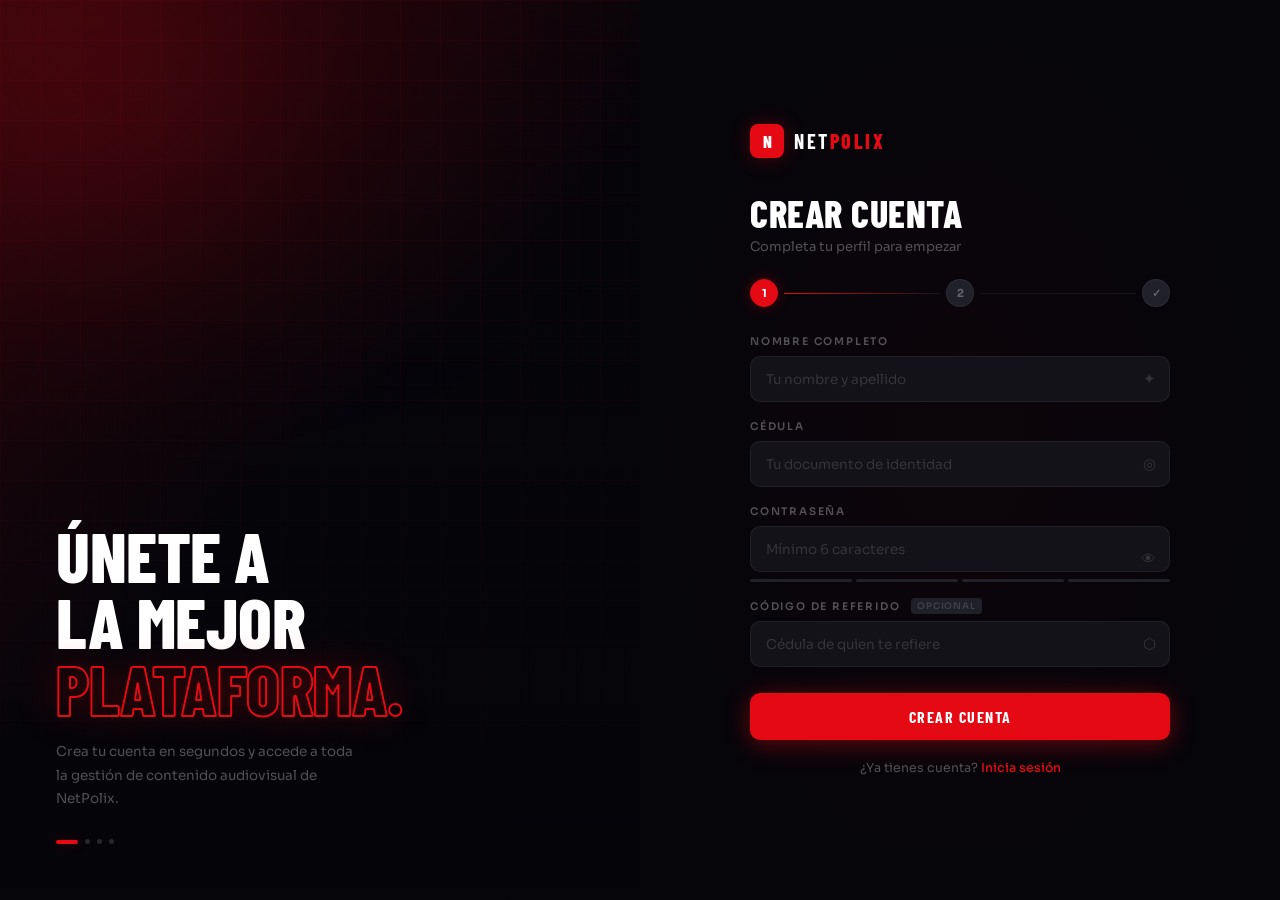
<file: frontend/pages/registro.html>
<!DOCTYPE html>
<html lang="es">
<head>
<meta charset="UTF-8">
<meta name="viewport" content="width=device-width, initial-scale=1.0">
<title>NetPolix — Crear Cuenta</title>
<link rel="preconnect" href="https://fonts.googleapis.com">
<link rel="preconnect" href="https://fonts.gstatic.com" crossorigin>
<link href="https://fonts.googleapis.com/css2?family=Barlow+Condensed:wght@400;600;700;800&family=Sora:wght@300;400;500;600&family=JetBrains+Mono:wght@400;500&display=swap" rel="stylesheet">
<style>
*,*::before,*::after{box-sizing:border-box;margin:0;padding:0}
:root{
  --red:#e50914;--red-b:#ff2230;--red-d:rgba(229,9,20,.14);--red-g:rgba(229,9,20,.3);
  --bg:#05050a;--s2:#121218;--s3:#191920;--s4:#202028;
  --b1:rgba(255,255,255,.06);--b2:rgba(255,255,255,.11);
  --t1:#ffffff;--t2:rgba(255,255,255,.82);--t3:rgba(255,255,255,.52);--t4:rgba(255,255,255,.3);--t5:rgba(255,255,255,.14);
  --fd:'Barlow Condensed',sans-serif;--fb:'Sora',sans-serif;
  --ec:cubic-bezier(.16,1,.3,1);
}
html{-webkit-font-smoothing:antialiased}
body{font-family:var(--fb);background:var(--bg);color:var(--t2);min-height:100vh;overflow-x:hidden}
::-webkit-scrollbar{width:3px}::-webkit-scrollbar-thumb{background:var(--s4);border-radius:3px}
::selection{background:var(--red-d);color:var(--t1)}
 
.scene{position:fixed;inset:0;z-index:0;pointer-events:none;overflow:hidden}
.scene-grad{position:absolute;inset:0;background:radial-gradient(ellipse 70% 60% at 10% 15%,rgba(229,9,20,.13) 0%,transparent 60%),radial-gradient(ellipse 50% 40% at 90% 85%,rgba(229,9,20,.07) 0%,transparent 55%)}
.scene-grid{position:absolute;inset:0;background-image:linear-gradient(rgba(229,9,20,.04) 1px,transparent 1px),linear-gradient(90deg,rgba(229,9,20,.04) 1px,transparent 1px);background-size:48px 48px;-webkit-mask-image:radial-gradient(ellipse 70% 70% at 50% 50%,black 20%,transparent 100%);mask-image:radial-gradient(ellipse 70% 70% at 50% 50%,black 20%,transparent 100%)}
.orb{position:absolute;border-radius:50%;filter:blur(70px);animation:orbF 18s ease-in-out infinite}
.o1{width:500px;height:500px;background:radial-gradient(circle,rgba(229,9,20,.16) 0%,transparent 70%);top:-180px;left:-160px}
.o2{width:400px;height:400px;background:radial-gradient(circle,rgba(229,9,20,.09) 0%,transparent 70%);bottom:-120px;right:-120px;animation-delay:-7s}
@keyframes orbF{0%,100%{transform:translate(0,0)}40%{transform:translate(24px,-18px)}70%{transform:translate(-16px,22px)}}
 
.shell{position:relative;z-index:1;display:grid;grid-template-columns:1fr 1fr;min-height:100vh}
 
.vis{position:relative;overflow:hidden;display:flex;flex-direction:column;justify-content:flex-end;padding:56px}
.vis-bg{position:absolute;inset:0;background:linear-gradient(135deg,rgba(229,9,20,.18) 0%,transparent 50%),linear-gradient(to top,rgba(5,5,10,.97) 0%,rgba(5,5,10,.2) 100%);z-index:1}
.vis-grid{position:absolute;inset:0;background-image:linear-gradient(rgba(229,9,20,.07) 1px,transparent 1px),linear-gradient(90deg,rgba(229,9,20,.07) 1px,transparent 1px);background-size:40px 40px;z-index:0}
.vis-body{position:relative;z-index:2}
.vis-tag{font-family:var(--fd);font-size:clamp(44px,5.5vw,72px);font-weight:800;line-height:.95;text-transform:uppercase;color:var(--t1);letter-spacing:-.5px;margin-bottom:18px}
.vis-tag em{font-style:normal;color:transparent;display:block;-webkit-text-stroke:2px var(--red);text-shadow:0 0 40px var(--red-g)}
.vis-sub{color:var(--t4);font-size:13.5px;line-height:1.75;max-width:300px;margin-bottom:28px}
.vis-dots{display:flex;gap:7px;align-items:center}
.vis-dots span{width:5px;height:5px;border-radius:50%;background:var(--t5)}
.vis-dots span:first-child{width:22px;height:4px;border-radius:2px;background:var(--red);box-shadow:0 0 10px var(--red-g)}
 
.auth-panel{display:flex;align-items:center;justify-content:center;padding:40px 32px;background:var(--bg);position:relative;overflow-y:auto}
.auth-panel::before{content:'';position:absolute;inset:0;background:radial-gradient(ellipse 80% 80% at 50% 50%,rgba(229,9,20,.035) 0%,transparent 70%);pointer-events:none}
.box{width:100%;max-width:420px;position:relative;z-index:1;animation:slideUp .7s var(--ec) both;padding:20px 0}
 
.logo{display:flex;align-items:center;gap:10px;margin-bottom:36px;text-decoration:none}
.logo-mark{width:34px;height:34px;background:var(--red);border-radius:8px;display:flex;align-items:center;justify-content:center;font-family:var(--fd);font-size:17px;font-weight:800;color:#fff;box-shadow:0 0 20px var(--red-g);flex-shrink:0}
.logo-name{font-family:var(--fd);font-size:20px;font-weight:700;letter-spacing:2.5px;text-transform:uppercase;color:var(--t1)}
.logo-name b{color:var(--red);font-weight:800}
 
.h-title{font-family:var(--fd);font-size:38px;font-weight:800;text-transform:uppercase;letter-spacing:.5px;color:var(--t1);line-height:1;margin-bottom:6px}
.h-sub{font-size:13px;color:var(--t4);margin-bottom:24px}
 
/* STEPS */
.steps{display:flex;align-items:center;gap:6px;margin-bottom:28px}
.step{width:28px;height:28px;border-radius:50%;background:var(--s4);border:1px solid var(--b1);display:flex;align-items:center;justify-content:center;font-size:11px;font-weight:700;color:var(--t4);transition:all .3s var(--ec);flex-shrink:0}
.step.active{background:var(--red);border-color:var(--red);color:#fff;box-shadow:0 0 14px var(--red-g)}
.step.done{background:#16a34a;border-color:#16a34a;color:#fff}
.step-line{flex:1;height:1px;background:var(--b1)}
.step-line.active{background:linear-gradient(90deg,var(--red),var(--b1))}
 
.fg{margin-bottom:18px;position:relative}
.fl{display:block;font-size:10.5px;font-weight:600;letter-spacing:1.8px;text-transform:uppercase;color:var(--t4);margin-bottom:8px;transition:color .25s}
.fl .opt-badge{margin-left:7px;font-size:9px;font-weight:600;letter-spacing:.8px;text-transform:uppercase;color:var(--t5);background:var(--s4);padding:2px 6px;border-radius:4px;vertical-align:1px}
.fi{width:100%;background:var(--s2);border:1px solid var(--b1);border-radius:10px;padding:13px 44px 13px 15px;color:var(--t1);font-family:var(--fb);font-size:14.5px;outline:none;transition:border-color .25s,background .25s,box-shadow .25s}
.fi::placeholder{color:var(--t5);font-size:13.5px}
.fi:hover{border-color:var(--b2);background:var(--s3)}
.fi:focus{border-color:rgba(229,9,20,.5);background:var(--s3);box-shadow:0 0 0 3px rgba(229,9,20,.09)}
.fg:focus-within .fl{color:var(--red)}
.ficon{position:absolute;right:14px;bottom:14px;color:var(--t5);font-size:15px;pointer-events:none;transition:color .25s;background:none;border:none;font-family:inherit}
.fg:focus-within .ficon{color:rgba(229,9,20,.7)}
 
/* STRENGTH BAR */
.str-bar{display:flex;gap:4px;margin-top:7px}
.str-seg{flex:1;height:3px;border-radius:2px;background:var(--s4);transition:background .25s}
.str-seg.weak{background:#ef4444}
.str-seg.fair{background:#f59e0b}
.str-seg.strong{background:#22c55e}
 
.btn-p{width:100%;margin-top:8px;padding:14px;background:var(--red);color:#fff;font-family:var(--fd);font-size:16px;font-weight:700;letter-spacing:1.5px;text-transform:uppercase;border:none;border-radius:10px;cursor:pointer;position:relative;overflow:hidden;box-shadow:0 4px 24px rgba(229,9,20,.42);transition:background .2s,box-shadow .2s,transform .15s}
.btn-p:hover:not(:disabled){background:var(--red-b);box-shadow:0 6px 36px rgba(229,9,20,.6);transform:translateY(-1px)}
.btn-p:active:not(:disabled){transform:scale(.98)}
.btn-p:disabled{opacity:.45;cursor:not-allowed;box-shadow:none}
.btn-p.ld{color:transparent}
.btn-p.ld::before{content:'';position:absolute;width:17px;height:17px;border:2px solid rgba(255,255,255,.3);border-top-color:#fff;border-radius:50%;animation:spin .65s linear infinite;top:50%;left:50%;transform:translate(-50%,-50%)}
 
.msg{display:flex;align-items:center;gap:9px;padding:11px 14px;border-radius:10px;font-size:13px;margin-bottom:16px;animation:slideUp .3s var(--ec)}
.msg-err{background:rgba(229,9,20,.08);border:1px solid rgba(229,9,20,.22);color:#ff7070}
.msg-ok{background:rgba(34,197,94,.07);border:1px solid rgba(34,197,94,.22);color:#4ade80}
.hidden{display:none!important}
 
.alink{text-align:center;margin-top:20px;font-size:12.5px;color:var(--t4)}
.alink a{color:var(--red);text-decoration:none;font-weight:500;transition:color .2s}
.alink a:hover{color:var(--red-b);text-decoration:underline;text-underline-offset:3px}
 
@keyframes slideUp{from{opacity:0;transform:translateY(22px)}to{opacity:1;transform:translateY(0)}}
@keyframes spin{to{transform:translate(-50%,-50%) rotate(360deg)}}
 
@media(max-width:860px){.shell{grid-template-columns:1fr}.vis{display:none}}
@media(max-width:480px){.auth-panel{padding:24px 16px}.h-title{font-size:32px}}
</style>
</head>
<body>
 
<div class="scene">
  <div class="scene-grad"></div>
  <div class="scene-grid"></div>
  <div class="orb o1"></div>
  <div class="orb o2"></div>
</div>
 
<div class="shell">
 
  <div class="vis">
    <div class="vis-grid"></div>
    <div class="vis-bg"></div>
    <div class="vis-body">
      <div class="vis-tag">Únete a<br>la mejor<em>Plataforma.</em></div>
      <p class="vis-sub">Crea tu cuenta en segundos y accede a toda la gestión de contenido audiovisual de NetPolix.</p>
      <div class="vis-dots"><span></span><span></span><span></span><span></span></div>
    </div>
  </div>
 
  <div class="auth-panel">
    <div class="box">
 
      <a href="login.html" class="logo">
        <div class="logo-mark">N</div>
        <span class="logo-name">Net<b>Polix</b></span>
      </a>
 
      <h1 class="h-title">Crear Cuenta</h1>
      <p class="h-sub">Completa tu perfil para empezar</p>
 
      <div class="steps">
        <div class="step active" id="s1">1</div>
        <div class="step-line active" id="l1"></div>
        <div class="step" id="s2">2</div>
        <div class="step-line" id="l2"></div>
        <div class="step" id="s3">✓</div>
      </div>
 
      <div id="error-message" class="msg msg-err hidden" role="alert">
        <span>⚠</span><span id="error-text"></span>
      </div>
      <div id="success-message" class="msg msg-ok hidden" role="status">
        <span>✓</span><span id="success-text"></span>
      </div>
 
      <form id="registro-form" novalidate autocomplete="on">
 
        <div class="fg">
          <label class="fl" for="nombre">Nombre completo</label>
          <input type="text" id="nombre" class="fi" required placeholder="Tu nombre y apellido" autocomplete="name">
          <span class="ficon" style="pointer-events:none">✦</span>
        </div>
 
        <div class="fg">
          <label class="fl" for="cedula">Cédula</label>
          <input type="text" id="cedula" class="fi" required placeholder="Tu documento de identidad" autocomplete="username">
          <span class="ficon" style="pointer-events:none">◎</span>
        </div>
 
        <div class="fg">
          <label class="fl" for="password">Contraseña</label>
          <input type="password" id="password" class="fi" required minlength="6" placeholder="Mínimo 6 caracteres" autocomplete="new-password">
          <button type="button" id="toggle-pw" class="ficon" style="pointer-events:auto;cursor:pointer" aria-label="Mostrar contraseña">👁</button>
          <div class="str-bar">
            <div class="str-seg" id="ss1"></div>
            <div class="str-seg" id="ss2"></div>
            <div class="str-seg" id="ss3"></div>
            <div class="str-seg" id="ss4"></div>
          </div>
        </div>
 
        <div class="fg">
          <label class="fl" for="cedula_referido">Código de referido <span class="opt-badge">Opcional</span></label>
          <input type="text" id="cedula_referido" class="fi" placeholder="Cédula de quien te refiere">
          <span class="ficon" style="pointer-events:none">⬡</span>
        </div>
 
        <button type="submit" class="btn-p" id="submit-btn">Crear Cuenta</button>
 
      </form>
 
      <p class="alink">¿Ya tienes cuenta? <a href="login.html">Inicia sesión</a></p>
 
    </div>
  </div>
 
</div>
 
<script type="module">
  import { api } from '../js/api.js';
 
  const form       = document.getElementById('registro-form');
  const btn        = document.getElementById('submit-btn');
  const errDiv     = document.getElementById('error-message');
  const errText    = document.getElementById('error-text');
  const succDiv    = document.getElementById('success-message');
  const succText   = document.getElementById('success-text');
  const pwInput    = document.getElementById('password');
  const togglePw   = document.getElementById('toggle-pw');
  const segs       = [ss1, ss2, ss3, ss4];
 
  togglePw.addEventListener('click', () => {
    const show = pwInput.type === 'password';
    pwInput.type = show ? 'text' : 'password';
    togglePw.textContent = show ? '🙈' : '👁';
  });
 
  pwInput.addEventListener('input', () => {
    const v = pwInput.value;
    segs.forEach(s => (s.className = 'str-seg'));
    if (!v) return;
    let score = 0;
    if (v.length >= 6)  score++;
    if (v.length >= 10) score++;
    if (/[A-Z]/.test(v) && /[0-9]/.test(v)) score++;
    if (/[^A-Za-z0-9]/.test(v)) score++;
    const cls = score <= 1 ? 'weak' : score <= 2 ? 'fair' : 'strong';
    for (let i = 0; i < score; i++) segs[i].classList.add(cls);
  });
 
  form.addEventListener('submit', async (e) => {
    e.preventDefault();
    const nombre          = document.getElementById('nombre').value.trim();
    const cedula          = document.getElementById('cedula').value.trim();
    const password        = pwInput.value;
    const cedula_referido = document.getElementById('cedula_referido').value.trim() || null;
 
    btn.disabled = true;
    btn.classList.add('ld');
    errDiv.classList.add('hidden');
    succDiv.classList.add('hidden');
 
    try {
      await api.auth.registro({ nombre, cedula, password, cedula_referido });
      succText.textContent = '¡Cuenta creada! Redirigiendo al login...';
      succDiv.classList.remove('hidden');
      document.getElementById('s1').className = 'step done';
      document.getElementById('s2').className = 'step active';
      document.getElementById('l1').className = 'step-line active';
      document.getElementById('l2').className = 'step-line active';
      document.getElementById('s3').className = 'step done';
      setTimeout(() => { window.location.href = 'login.html'; }, 1800);
    } catch (err) {
      errText.textContent = err.message;
      errDiv.classList.remove('hidden');
      btn.disabled = false;
      btn.classList.remove('ld');
    }
  });
</script>
</body>
</html>
</file>
<file: frontend/static/css/login.css>
* {
    margin: 0;
    padding: 0;
    box-sizing: border-box;
}

body {
    font-family: -apple-system, BlinkMacSystemFont, 'Segoe UI', Roboto, sans-serif;
    background: linear-gradient(135deg, #0f0c29, #302b63, #24243e);
    min-height: 100vh;
    display: flex;
    align-items: center;
    justify-content: center;
}

.auth-container {
    width: 100%;
    max-width: 420px;
    padding: 20px;
}

.auth-card {
    background: rgba(255, 255, 255, 0.05);
    backdrop-filter: blur(10px);
    border: 1px solid rgba(255, 255, 255, 0.1);
    border-radius: 16px;
    padding: 40px 32px;
    box-shadow: 0 8px 32px rgba(0, 0, 0, 0.3);
}

.auth-card h1 {
    color: #e50914;
    font-size: 28px;
    text-align: center;
    margin-bottom: 4px;
}

.auth-card h2 {
    color: #b3b3b3;
    font-size: 14px;
    text-align: center;
    font-weight: 400;
    margin-bottom: 32px;
    text-transform: uppercase;
    letter-spacing: 2px;
}

.form-group {
    margin-bottom: 20px;
}

.form-group label {
    display: block;
    color: #b3b3b3;
    font-size: 13px;
    margin-bottom: 6px;
    text-transform: uppercase;
    letter-spacing: 1px;
}

.form-group input {
    width: 100%;
    padding: 12px 16px;
    background: rgba(255, 255, 255, 0.08);
    border: 1px solid rgba(255, 255, 255, 0.15);
    border-radius: 8px;
    color: #fff;
    font-size: 15px;
    outline: none;
    transition: border-color 0.2s;
}

.form-group input:focus {
    border-color: #e50914;
}

.btn-primary {
    width: 100%;
    padding: 14px;
    background: #e50914;
    color: #fff;
    border: none;
    border-radius: 8px;
    font-size: 16px;
    font-weight: 600;
    cursor: pointer;
    transition: background 0.2s;
    margin-top: 8px;
}

.btn-primary:hover {
    background: #f40612;
}

.btn-primary:disabled {
    background: #666;
    cursor: not-allowed;
}

.auth-link {
    color: #737373;
    text-align: center;
    margin-top: 24px;
    font-size: 14px;
}

.auth-link a {
    color: #fff;
    text-decoration: none;
}

.auth-link a:hover {
    text-decoration: underline;
}

.error-message {
    background: rgba(229, 9, 20, 0.15);
    border: 1px solid rgba(229, 9, 20, 0.3);
    color: #e50914;
    padding: 10px 14px;
    border-radius: 8px;
    font-size: 13px;
    margin-bottom: 16px;
}

.hidden {
    display: none;
}
</file>
